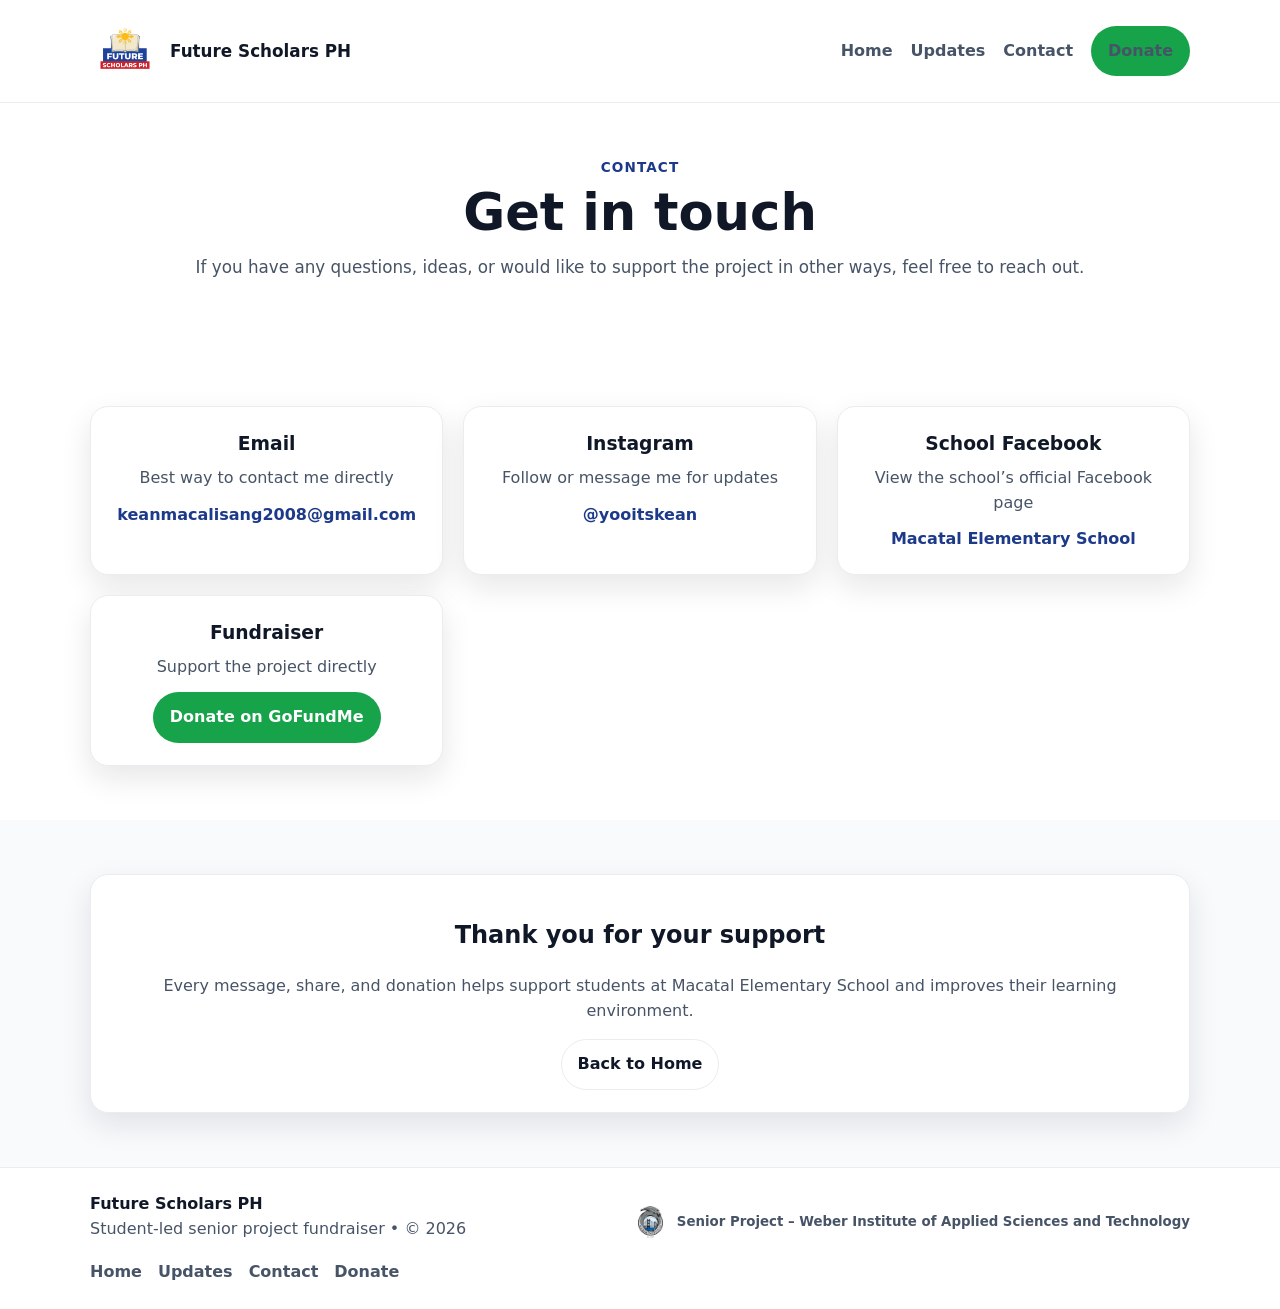
<file: contact.html>
<!DOCTYPE html>
<html lang="en">
<head>
  <meta charset="UTF-8" />
  <meta name="viewport" content="width=device-width, initial-scale=1.0"/>
  <title>Contact | Future Scholars PH</title>
  <link rel="icon" type="image/png" href="assets/favicon.png">
  <link rel="stylesheet" href="style.css">
</head>

<body>

<!-- NAV -->
<header class="nav">
  <div class="container nav-inner">
    <a class="brand" href="index.html">
      <img src="assets/futurescholarsphlogo.png" alt="Future Scholars PH logo" class="brand-logo">
      <span class="brand-name">Future Scholars PH</span>
    </a>

    <nav class="nav-links">
      <a href="index.html">Home</a>
      <a href="updates.html">Updates</a>
      <a href="contact.html">Contact</a>
      <a class="btn btn-primary" target="_blank"
         href="https://www.gofundme.com/f/help-improve-a-school-in-the-philippines">
         Donate
      </a>
    </nav>
  </div>
</header>

<main>

<!-- HERO -->
<section class="section">
  <div class="container center">
    <p class="section-tag">Contact</p>
    <h1>Get in touch</h1>
    <p class="subhead">
      If you have any questions, ideas, or would like to support the project in other ways,
      feel free to reach out.
    </p>
  </div>
</section>

<!-- CONTACT OPTIONS -->
<section class="section">
  <div class="container contact-page-grid">

    <div class="contact-box">
      <h3>Email</h3>
      <p class="muted">Best way to contact me directly</p>
      <a href="mailto:keanmacalisang2008@gmail.com" class="contact-link">
        keanmacalisang2008@gmail.com
      </a>
    </div>

    <div class="contact-box">
      <h3>Instagram</h3>
      <p class="muted">Follow or message me for updates</p>
      <a href="https://instagram.com/yooitskean" target="_blank" class="contact-link">
        @yooitskean
      </a>
    </div>
	  
	  <div class="contact-box">
  <h3>School Facebook</h3>
  <p class="muted">View the school’s official Facebook page</p>
  <a href="https://www.facebook.com/p/Macatal-Elementary-School-100057310665457/" target="_blank" class="contact-link">
    Macatal Elementary School
  </a>
</div>

    <div class="contact-box">
      <h3>Fundraiser</h3>
      <p class="muted">Support the project directly</p>
      <a href="https://www.gofundme.com/f/help-improve-a-school-in-the-philippines"
         target="_blank"
         class="btn btn-primary">
         Donate on GoFundMe
      </a>
    </div>

  </div>
</section>

<!-- MESSAGE -->
<section class="section section-soft">
  <div class="container center">
    <div class="card">
      <h2>Thank you for your support</h2>
      <p class="muted">
        Every message, share, and donation helps support students at
        Macatal Elementary School and improves their learning environment.
      </p>
      <a href="index.html" class="btn btn-ghost">Back to Home</a>
    </div>
  </div>
</section>

</main>

<!-- FOOTER -->
<footer class="footer">
  <div class="container footer-inner">
    <div>
      <div class="footer-title">Future Scholars PH</div>
      <div class="muted">Student-led senior project fundraiser • © 2026</div>
    </div>
	  
	   <div class="footer-school">
        <img src="assets/WeberInstituteLogo.png" alt="Weber Institute logo">
        <small>Senior Project – Weber Institute of Applied Sciences and Technology</small>
      </div>
	  
    <div class="footer-links">
      <a href="index.html">Home</a>
      <a href="updates.html">Updates</a>
      <a href="contact.html">Contact</a>
      <a href="https://www.gofundme.com/f/help-improve-a-school-in-the-philippines" target="_blank">Donate</a>
    </div>
  </div>
</footer>

</body>
</html>
</file>
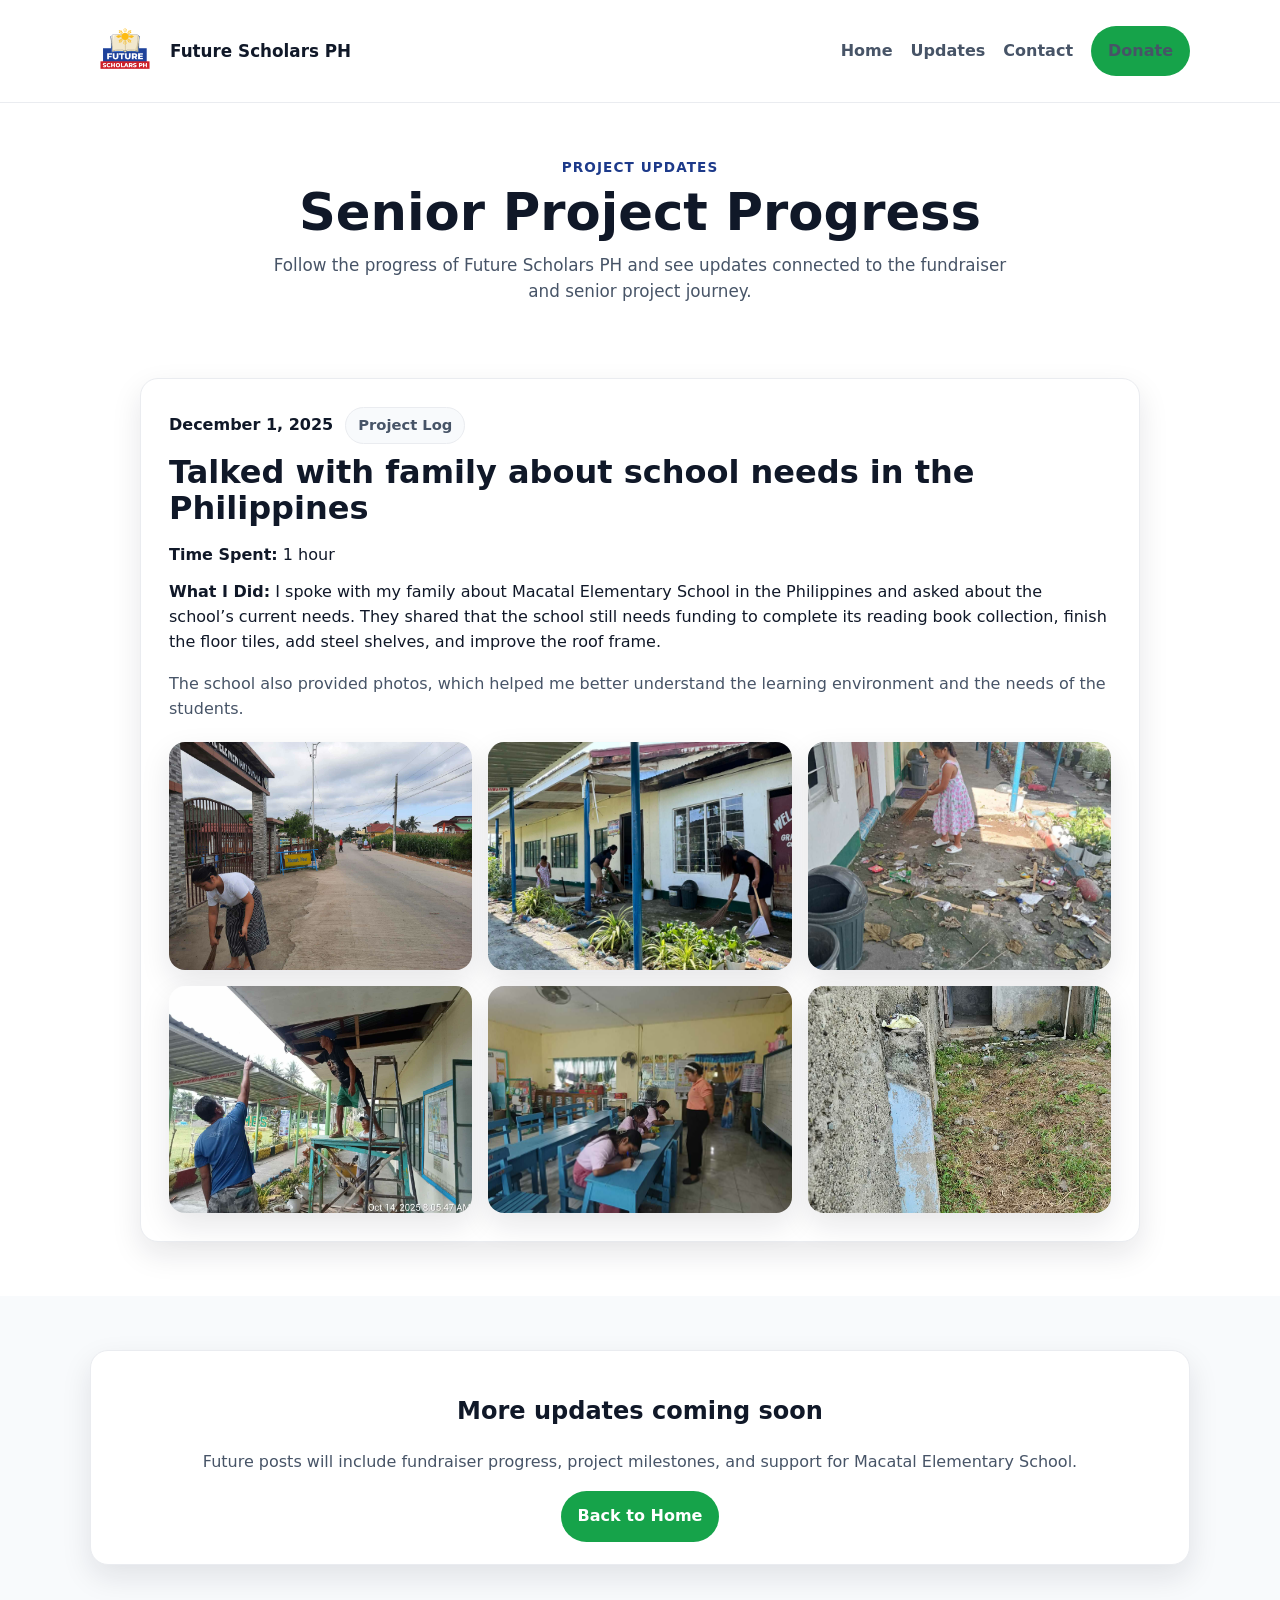
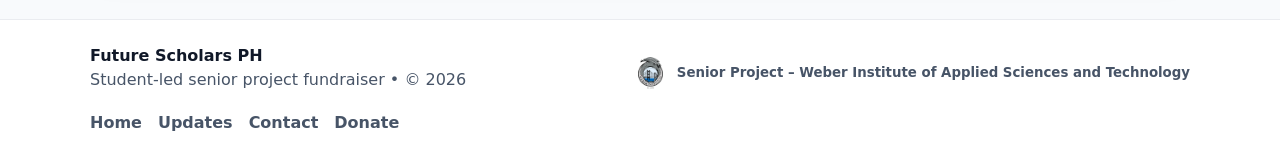
<file: updates.html>
<!DOCTYPE html>
<html lang="en">
<head>
  <meta charset="UTF-8" />
  <meta name="viewport" content="width=device-width, initial-scale=1.0"/>
  <title>Updates | Future Scholars PH</title>
  <link rel="icon" type="image/png" href="assets/favicon.png">
  <link rel="stylesheet" href="style.css">
</head>

<body>
  <!-- NAV -->
  <header class="nav">
    <div class="container nav-inner">
      <a class="brand" href="index.html">
        <img src="assets/futurescholarsphlogo.png" alt="Future Scholars PH logo" class="brand-logo">
        <span class="brand-name">Future Scholars PH</span>
      </a>

      <nav class="nav-links">
        <a href="index.html">Home</a>
        <a href="updates.html">Updates</a>
        <a href="contact.html">Contact</a>
        <a class="btn btn-primary" target="_blank" href="https://www.gofundme.com/f/help-improve-a-school-in-the-philippines">Donate</a>
      </nav>
    </div>
  </header>

  <main>
    <!-- PAGE HERO -->
    <section class="section page-hero">
      <div class="container">
        <p class="section-tag center">Project Updates</p>
        <h1 class="page-title center">Senior Project Progress</h1>
        <p class="subhead center page-subhead">
          Follow the progress of Future Scholars PH and see updates connected to the fundraiser
          and senior project journey.
        </p>
      </div>
    </section>

    <!-- UPDATE ENTRY -->
    <section class="section">
      <div class="container">
        <article class="update-card">
          <div class="update-meta">
            <span class="update-date">December 1, 2025</span>
            <span class="update-badge">Project Log</span>
          </div>

          <h2>Talked with family about school needs in the Philippines</h2>

          <div class="update-details">
            <p><strong>Time Spent:</strong> 1 hour</p>
            <p>
              <strong>What I Did:</strong> I spoke with my family about Macatal Elementary School
              in the Philippines and asked about the school’s current needs. They shared that the
              school still needs funding to complete its reading book collection, finish the floor
              tiles, add steel shelves, and improve the roof frame.
            </p>
          </div>

          <p class="muted">
            The school also provided photos, which helped me better understand the learning
            environment and the needs of the students.
          </p>

        <div class="update-photo-collage">
  <img src="assets/OutsideOfSchool.png" class="collage-main" alt="Outside of Macatal Elementary School">
  <img src="assets/StaffCleaning.png" alt="Staff cleaning at Macatal Elementary School">
  <img src="assets/StudentCleaning.png" alt="Student cleaning at Macatal Elementary School">
  <img src="assets/SchoolRoof.png" alt="School roof construction">
  <img src="assets/SchoolClassroom.png" alt="Macatal Elementary School Classroom">
  <img src="assets/SchoolRestroom.png" alt="School restroom conditions">
</div>
        </article>
      </div>
    </section>

    <!-- MORE UPDATES COMING -->
    <section class="section section-soft">
      <div class="container">
        <div class="card center">
          <h2>More updates coming soon</h2>
          <p class="muted">
            Future posts will include fundraiser progress, project milestones, and support for
            Macatal Elementary School.
          </p>
          <a class="btn btn-primary" href="index.html">Back to Home</a>
        </div>
      </div>
    </section>

    <!-- FOOTER -->
    <footer class="footer">
      <div class="container footer-inner">
        <div>
          <div class="footer-title">Future Scholars PH</div>
          <div class="muted">Student-led senior project fundraiser • © 2026</div>
        </div>
		  
		  <div class="footer-school">
        <img src="assets/WeberInstituteLogo.png" alt="Weber Institute logo">
        <small>Senior Project – Weber Institute of Applied Sciences and Technology</small>
      </div>
		  
        <div class="footer-links">
          <a href="index.html">Home</a>
          <a href="updates.html">Updates</a>
          <a href="contact.html">Contact</a>
          <a href="https://www.gofundme.com/f/help-improve-a-school-in-the-philippines" target="_blank">Donate</a>
        </div>
      </div>
    </footer>
  </main>
</body>
</html>
</file>
<file: style.css>
:root{
  --bg:#ffffff;
  --text:#101828;
  --muted:#475467;
  --line:#EAECF0;
  --soft:#F8FAFC;
  --dark:#0B1220;
  --white:#ffffff;

  --brand:#1D3A8A;
  --accent:#16A34A;
  --radius:18px;
  --shadow: 0 12px 30px rgba(16,24,40,.10);
}

*{ box-sizing:border-box; }

html,body{
  margin:0;
  padding:0;
  scroll-behavior:smooth;
}

body{
  font-family: ui-sans-serif, system-ui, -apple-system, Segoe UI, Roboto, Arial, sans-serif;
  color:var(--text);
  background:var(--bg);
  line-height:1.55;
}

a{
  color:inherit;
  text-decoration:none;
}

img{
  max-width:100%;
  display:block;
  border-radius:var(--radius);
}

.container{
  width:min(1100px, 92%);
  margin:0 auto;
}

/* NAV */
.nav{
  position:sticky;
  top:0;
  background:rgba(255,255,255,.92);
  backdrop-filter: blur(10px);
  border-bottom:1px solid var(--line);
  z-index:50;
}

.nav-inner{
  display:flex;
  align-items:center;
  justify-content:space-between;
  padding:16px 0;
}

.brand{
  display:flex;
  align-items:center;
  gap:10px;
  font-weight:700;
}

.brand-logo{
  width:auto;
  height:70px;
  object-fit:contain;
  display:block;
  border-radius:0;
}

.brand-name{
  font-size:1.05rem;
  line-height:1;
}

.nav-links{
  display:flex;
  align-items:center;
  gap:18px;
}

.nav-links a{
  color:var(--muted);
  font-weight:600;
}

.nav-links a:hover{
  color:var(--text);
}

/* BUTTONS */
.btn{
  display:inline-flex;
  align-items:center;
  justify-content:center;
  padding:12px 16px;
  border-radius:999px;
  border:1px solid var(--line);
  background:#fff;
  font-weight:700;
  transition: .2s ease;
}

.btn-primary{
  background:var(--accent);
  color:#fff;
  border-color:transparent;
}

.btn-primary:hover{
  filter:brightness(.95);
}

.btn-ghost:hover{
  background:var(--soft);
}

/* HERO */
.hero{
  padding:46px 0 22px;
}

.hero-grid{
  display:grid;
  grid-template-columns: 1.1fr .9fr;
  gap:34px;
  align-items:center;
}

.eyebrow{
  color:var(--muted);
  font-weight:700;
  letter-spacing:.2px;
  margin:0 0 10px;
}

h1{
  font-size: clamp(2.2rem, 4vw, 3.4rem);
  line-height:1.05;
  margin:0 0 14px;
}

.subhead{
  color:var(--muted);
  font-size:1.05rem;
  margin:0 0 18px;
}

.intro-note{
  margin:0 0 18px;
  color:var(--brand);
  font-weight:700;
}

.hero-actions{
  display:flex;
  gap:10px;
  flex-wrap:wrap;
  margin-bottom:18px;
}

.mini-stats{
  display:flex;
  gap:18px;
  flex-wrap:wrap;
  padding-top:12px;
  border-top:1px solid var(--line);
}

.mini-stat span{
  display:block;
  font-weight:900;
  font-size:1.1rem;
}

.mini-stat small{
  color:var(--muted);
  font-weight:600;
}

.hero-media img{
  box-shadow: var(--shadow);
  width:100%;
  height:100%;
  object-fit:cover;
}

/* GENERAL SECTIONS */
.section{
  padding:54px 0;
}

.section-soft{
  background:var(--soft);
}

.section-dark{
  background:var(--dark);
  color:#fff;
}

.center{
  text-align:center;
}

.section-tag{
  margin:0 0 8px;
  color:var(--brand);
  font-weight:800;
  text-transform:uppercase;
  letter-spacing:.08em;
  font-size:.85rem;
}

/* CARD */
.card{
  background:#fff;
  border:1px solid var(--line);
  border-radius:var(--radius);
  padding:22px;
  box-shadow: var(--shadow);
}

.muted{
  color:var(--muted);
}

/* SCHOOL CARD */
.school-card{
  max-width:760px;
  margin:0 auto;
}

.school-location{
  margin-top:-4px;
  margin-bottom:14px;
  font-weight:700;
}

.school-header{
  display:flex;
  align-items:center;
  gap:14px;
  margin-bottom:6px;
}

.school-header img{
  width:60px !important;
  height:60px !important;
  min-width:60px;
  min-height:60px;
  max-width:60px;
  max-height:60px;
  object-fit:contain;
  border-radius:0;
  flex-shrink:0;
}

.school-header h2{
  margin:0;
}

.school-link{
  margin-top:10px;
}

/* NEEDS */
.needs-card{
  max-width:950px;
  margin:0 auto;
}

.section-intro{
  max-width:760px;
  margin-bottom:24px;
}

.needs-grid{
  display:grid;
  grid-template-columns:repeat(2, 1fr);
  gap:18px;
}

.need-item{
  padding:18px;
  border:1px solid var(--line);
  border-radius:16px;
  background:var(--soft);
}

.need-item h3{
  margin:0 0 8px;
  font-size:1.1rem;
}

.need-item p{
  margin:0;
  color:var(--muted);
}

/* FEATURES */
.feature{
  display:grid;
  grid-template-columns: 1fr 1fr;
  gap:26px;
  align-items:center;
  padding:22px 0;
  border-top:1px solid var(--line);
}

.feature:first-child{
  border-top:none;
  padding-top:0;
}

.feature-copy h2{
  margin:0 0 10px;
  font-size:1.8rem;
  line-height:1.15;
}

.feature-copy p{
  margin:0 0 10px;
  color:var(--muted);
}

.feature-reverse .feature-media{
  order:2;
}

.feature-media img{
  width:100%;
  height:100%;
  object-fit:cover;
  box-shadow: var(--shadow);
}

.link{
  display:inline-flex;
  font-weight:800;
  color:var(--text);
}

.link:hover{
  text-decoration:underline;
}

/* STORY */
.story-grid{
  display:grid;
  grid-template-columns: .95fr 1.05fr;
  gap:30px;
  align-items:start;
}

.story-grid h2{
  margin:0;
  font-size:2rem;
  line-height:1.12;
}

.story-grid p{
  margin:0 0 14px;
  color:var(--muted);
}

/* QUOTE */
.quote{
  margin:0;
  border-left:4px solid var(--brand);
  padding:18px 18px 18px 16px;
  background:var(--soft);
  border-radius:16px;
}

.quote p{
  margin:0 0 10px;
  font-size:1.25rem;
  font-weight:800;
}

.quote footer{
  color:var(--muted);
  font-weight:700;
}

/* CONTACT */
.contact-grid{
  display:grid;
  grid-template-columns: 1fr 1fr;
  gap:26px;
  align-items:start;
}

.muted-on-dark{
  color: rgba(255,255,255,.78);
}

.contact-card{
  background: rgba(255,255,255,.06);
  border: 1px solid rgba(255,255,255,.16);
  border-radius: var(--radius);
  padding:18px;
}

.contact-row{
  display:flex;
  justify-content:space-between;
  gap:12px;
  padding:10px 0;
  border-top:1px solid rgba(255,255,255,.12);
}

.contact-row:first-child{
  border-top:none;
}

.label{
  color: rgba(255,255,255,.75);
  font-weight:800;
}

/* FOOTER */
.footer{
  border-top:1px solid var(--line);
  padding:24px 0;
}

.footer-inner{
  display:flex;
  justify-content:space-between;
  gap:18px;
  flex-wrap:wrap;
}

.footer-title{
  font-weight:900;
}

.footer-links{
  display:flex;
  gap:16px;
  flex-wrap:wrap;
  color:var(--muted);
  font-weight:700;
}

.footer-links a:hover{
  color:var(--text);
}

/* UPDATES PAGE */
.page-hero{
  padding-bottom:20px;
}

.page-title{
  margin:0 0 12px;
}

.page-subhead{
  max-width:760px;
  margin:0 auto;
}

.update-card{
  max-width:1000px;
  margin:0 auto;
  background:#fff;
  border:1px solid var(--line);
  border-radius:var(--radius);
  padding:28px;
  box-shadow: var(--shadow);
}

.update-meta{
  display:flex;
  gap:12px;
  align-items:center;
  flex-wrap:wrap;
  margin-bottom:10px;
}

.update-date{
  font-weight:800;
}

.update-badge{
  display:inline-block;
  padding:6px 12px;
  border-radius:999px;
  background:var(--soft);
  border:1px solid var(--line);
  color:var(--muted);
  font-weight:700;
  font-size:.92rem;
}

.update-card h2{
  margin:0 0 16px;
  font-size:2rem;
  line-height:1.15;
}

.update-details{
  margin-bottom:18px;
}

.update-details p{
  margin:0 0 12px;
}

.single-update-image{
  margin-top:20px;
}

.single-update-image img{
  width:100%;
  border-radius:16px;
  box-shadow: var(--shadow);
}

/* RESPONSIVE */
@media (max-width: 880px){
  .hero-grid{
    grid-template-columns:1fr;
  }

  .feature{
    grid-template-columns:1fr;
  }

  .feature-reverse .feature-media{
    order:0;
  }

  .contact-grid{
    grid-template-columns:1fr;
  }

  .story-grid{
    grid-template-columns:1fr;
  }

  .needs-grid{
    grid-template-columns:1fr;
  }

  .brand-logo{
    height:48px;
  }

  .brand-name{
    font-size:.95rem;
  }

  .nav-links{
    display:none;
  }

  .update-card{
    padding:20px;
  }

  .update-card h2{
    font-size:1.6rem;
  }
}

.video-card{
  max-width:900px;
  margin:0 auto;
}

.video-wrapper{
  margin-top:20px;
}

.video-wrapper iframe{
  width:100%;
  max-width:500px;
  height:700px;
  margin:0 auto;
  display:block;
  border:none;
  border-radius:16px;
  box-shadow: var(--shadow);
}

.slideshow-card{
  max-width: 980px;
  margin: 0 auto;
}

.slideshow{
  width: 100%;
  margin-top: 20px;
}

.slideshow .slide{
  display: none;
  width: 100%;
  aspect-ratio: 16 / 9;
  object-fit: cover;
  border-radius: 18px;
  box-shadow: var(--shadow);
}

.slideshow .slide.active{
  display: block;
}

@media (max-width: 880px){
  .slideshow .slide{
    aspect-ratio: 4 / 3;
  }
}

.update-photo-collage{
  margin-top:20px;
  display:grid;
  grid-template-columns: repeat(3, 1fr);
  gap:16px;
}

.update-photo-collage img{
  width:100%;
  aspect-ratio: 4 / 3;
  object-fit: cover;
  border-radius:16px;
  box-shadow: var(--shadow);
}

@media (max-width: 880px){
  .update-photo-collage{
    grid-template-columns: 1fr;
  }
}

.contact-page-grid{
  display:grid;
  grid-template-columns: repeat(3, 1fr);
  gap:20px;
}

.contact-box{
  background:#fff;
  border:1px solid var(--line);
  border-radius:var(--radius);
  padding:22px;
  box-shadow: var(--shadow);
  text-align:center;
}

.contact-box h3{
  margin:0 0 8px;
}

.contact-box p{
  margin:0 0 12px;
}

.contact-link{
  font-weight:700;
  color:var(--brand);
}

.contact-link:hover{
  text-decoration:underline;
}

@media (max-width: 880px){
  .contact-page-grid{
    grid-template-columns:1fr;
  }
}

.footer-school{
  display:flex;
  align-items:center;
  gap:10px;
  margin-top:10px;
  max-width:max-content;
}

.footer-school img{
  display:block;
  width:32px !important;
  height:32px !important;
  min-width:32px;
  min-height:32px;
  max-width:32px;
  max-height:32px;
  object-fit:contain;
  border-radius:0;
  flex:0 0 32px;
}

.footer-school small{
  color:var(--muted);
  font-weight:600;
  white-space:nowrap;
}
</file>
